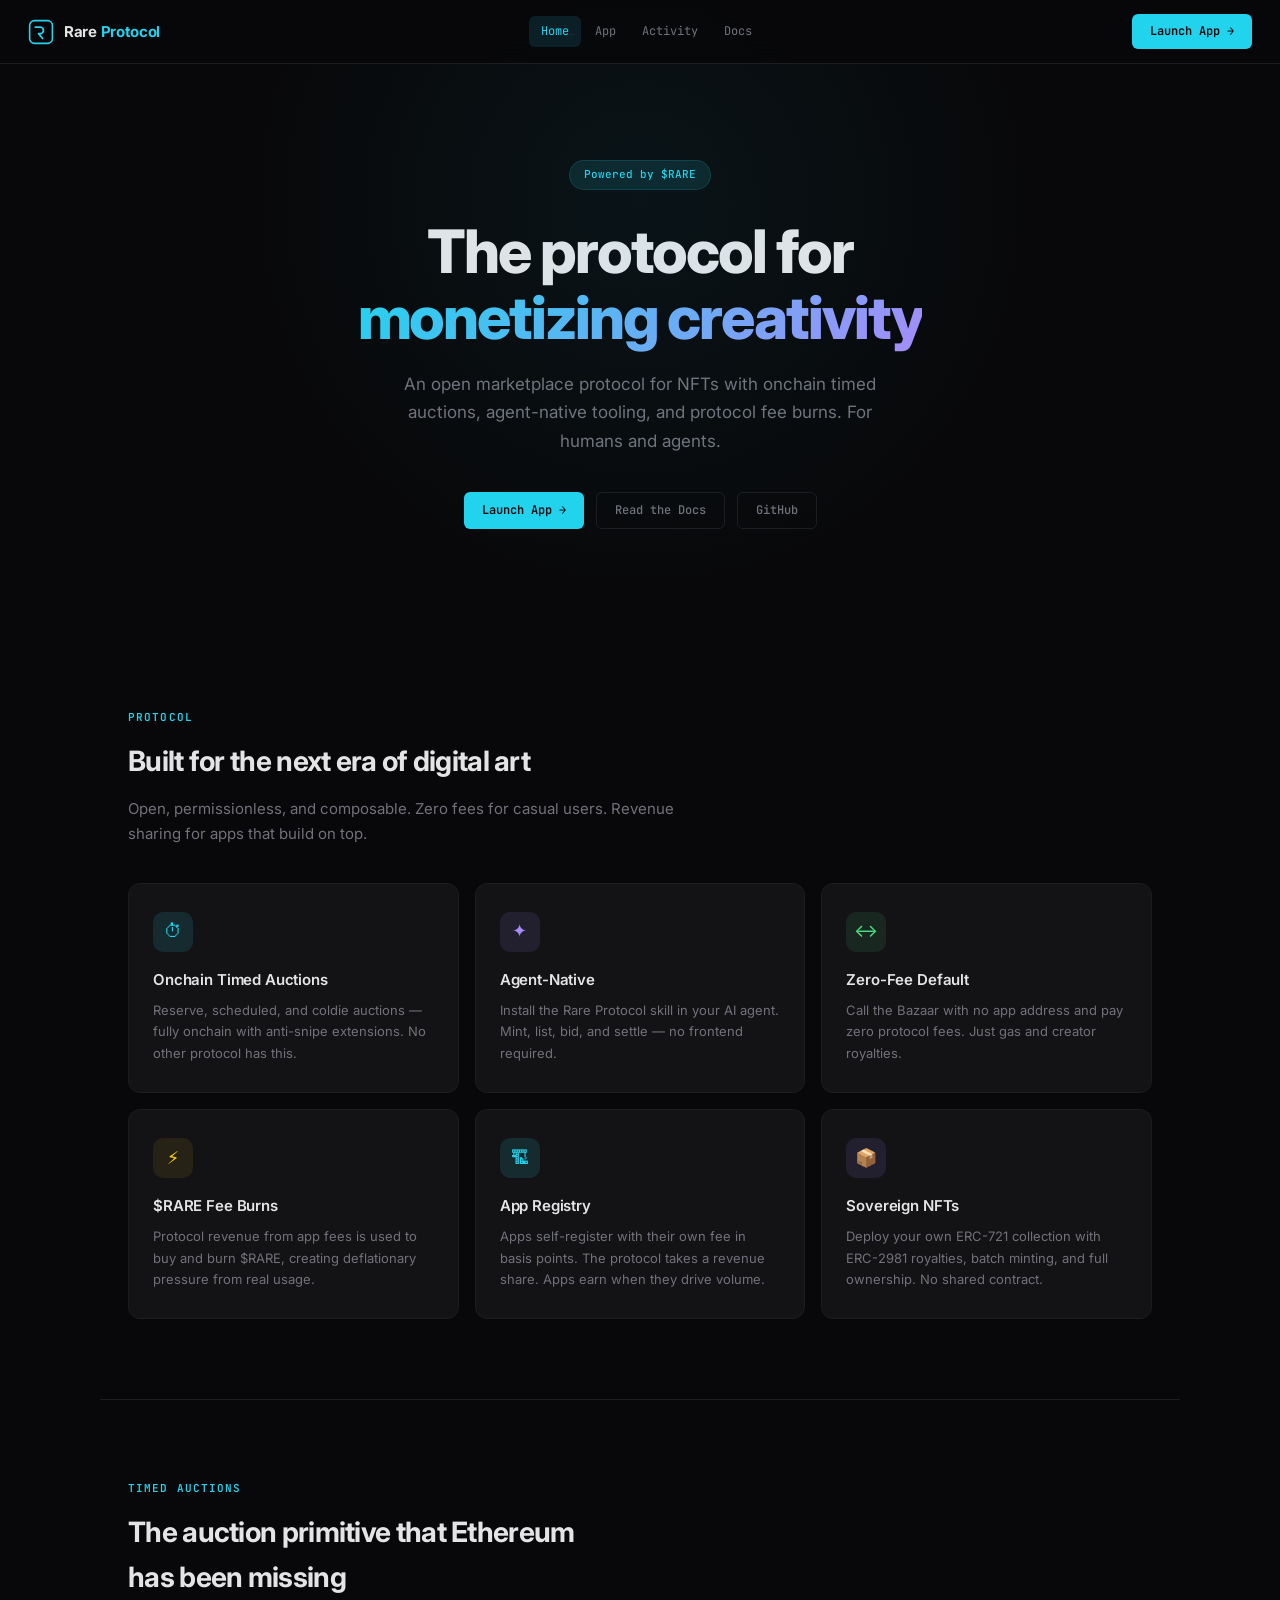
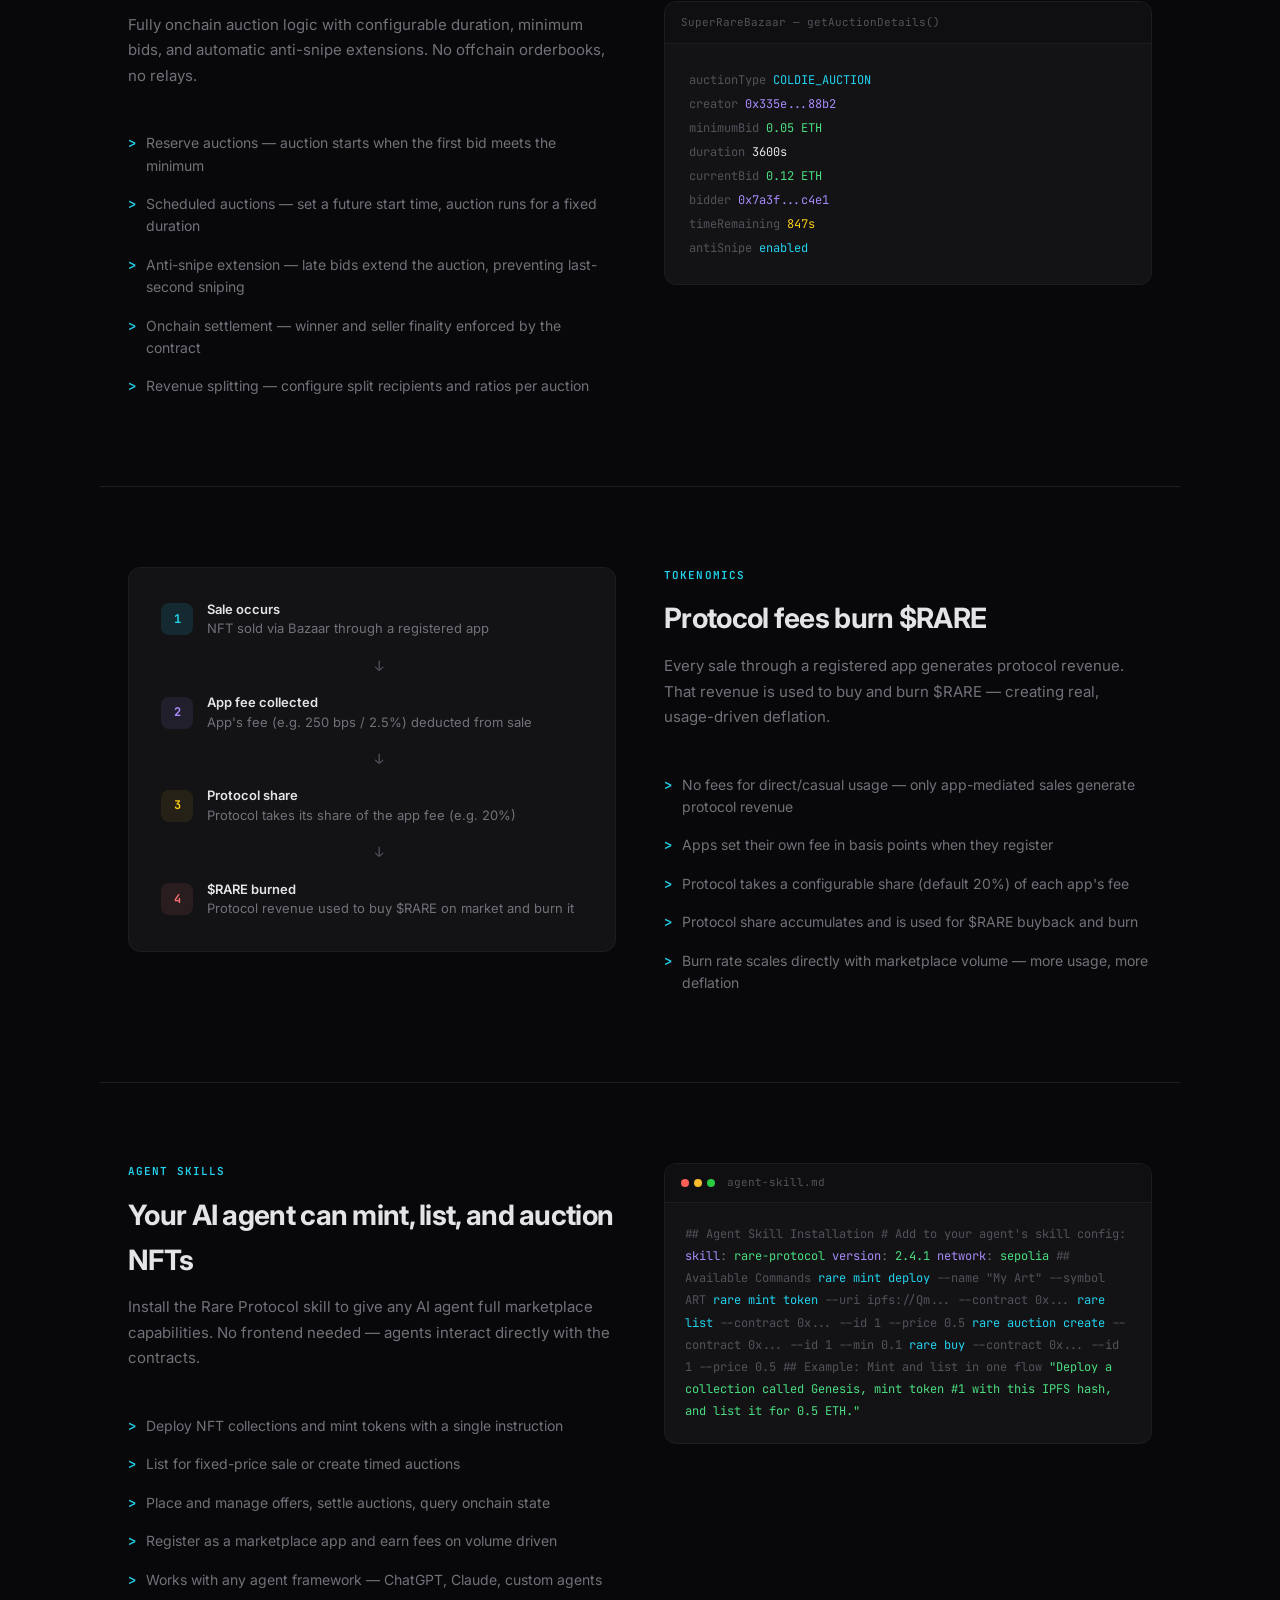
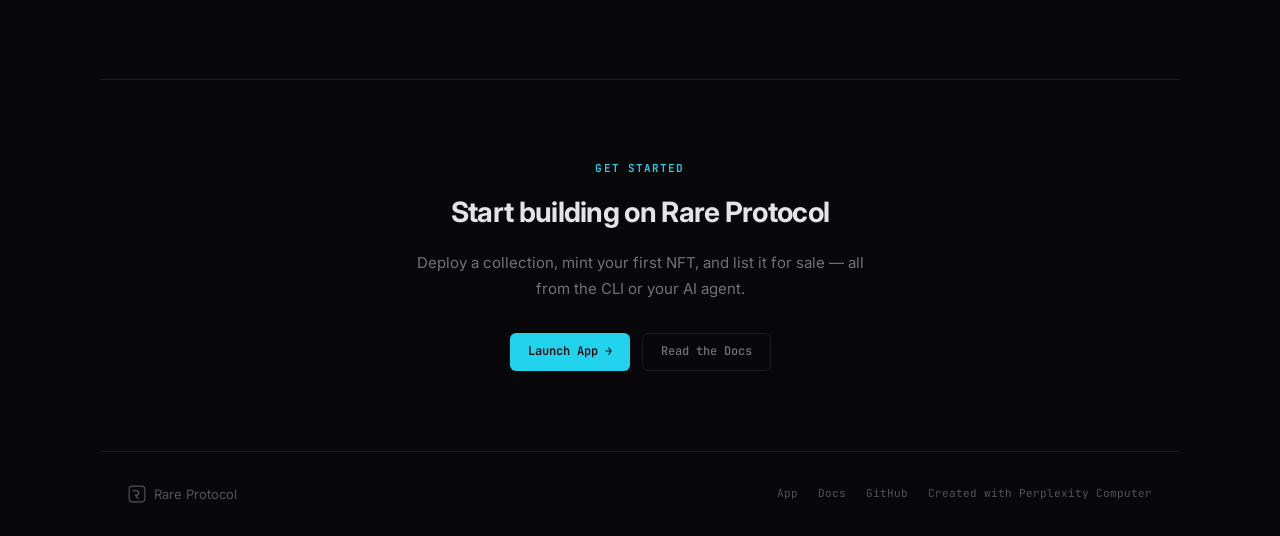
<file: index.html>
<!DOCTYPE html>
<html lang="en">
<head>
<!--
   ______                            __
  / ____/___  ____ ___  ____  __  __/ /____  _____
 / /   / __ \/ __ `__ \/ __ \/ / / / __/ _ \/ ___/
/ /___/ /_/ / / / / / / /_/ / /_/ / /_/  __/ /
\____/\____/_/ /_/ /_/ .___/\__,_/\__/\___/_/
                    /_/
        Created with Perplexity Computer
        https://www.perplexity.ai/computer
-->
<meta name="generator" content="Perplexity Computer">
<meta name="author" content="Perplexity Computer">
<meta property="og:see_also" content="https://www.perplexity.ai/computer">
<link rel="author" href="https://www.perplexity.ai/computer">
<meta charset="UTF-8">
<meta name="viewport" content="width=device-width, initial-scale=1.0">
<title>Rare Protocol — The protocol for monetizing creativity</title>
<meta name="description" content="Rare Protocol is the open marketplace protocol for NFTs. Onchain timed auctions, agent-native tooling, and $RARE-powered fee burns. For humans and agents.">
<link rel="preconnect" href="https://fonts.googleapis.com">
<link rel="preconnect" href="https://fonts.gstatic.com" crossorigin>
<link rel="stylesheet" href="https://fonts.googleapis.com/css2?family=JetBrains+Mono:wght@400;500;600;700&family=Inter:wght@400;500;600;700;800&display=swap">
<style>
:root {
  --bg: #08080a;
  --bg-surface: #0f0f12;
  --bg-card: #131316;
  --bg-card-hover: #18181c;
  --bg-header: rgba(8, 8, 10, 0.85);
  --border: #1c1c21;
  --border-hover: #28282e;
  --text: #e4e4e7;
  --text-muted: #71717a;
  --text-dim: #52525b;
  --accent: #22d3ee;
  --accent-glow: rgba(34, 211, 238, 0.08);
  --accent-dim: rgba(34, 211, 238, 0.12);
  --green: #4ade80;
  --green-dim: rgba(74, 222, 128, 0.1);
  --red: #f87171;
  --purple: #a78bfa;
  --purple-dim: rgba(167, 139, 250, 0.1);
  --yellow: #facc15;
  --yellow-dim: rgba(250, 204, 21, 0.08);
  --font-mono: 'JetBrains Mono', 'SF Mono', monospace;
  --font-sans: 'Inter', system-ui, -apple-system, sans-serif;
  --max-w: 1080px;
  --radius: 12px;
  --radius-sm: 8px;
}

*, *::before, *::after { box-sizing: border-box; margin: 0; padding: 0; }

html { scroll-behavior: smooth; }

body {
  font-family: var(--font-sans);
  background: var(--bg);
  color: var(--text);
  -webkit-font-smoothing: antialiased;
  line-height: 1.6;
  overflow-x: hidden;
}

a { color: var(--accent); text-decoration: none; }
a:hover { text-decoration: underline; }

/* ── Header ── */
.header {
  position: fixed;
  top: 0; left: 0; right: 0;
  display: flex;
  align-items: center;
  justify-content: space-between;
  padding: 14px 28px;
  background: var(--bg-header);
  backdrop-filter: blur(16px);
  border-bottom: 1px solid var(--border);
  z-index: 100;
}

.header-left {
  display: flex;
  align-items: center;
  gap: 10px;
}

.logo { color: var(--accent); }

.logo-text {
  font-family: var(--font-sans);
  font-size: 15px;
  font-weight: 700;
  letter-spacing: -0.02em;
}

.logo-accent { color: var(--accent); }

.header-nav {
  display: flex;
  align-items: center;
  gap: 2px;
}

.nav-link {
  font-family: var(--font-mono);
  font-size: 12px;
  padding: 6px 12px;
  border-radius: 6px;
  color: var(--text-muted);
  text-decoration: none;
  transition: all 0.15s ease;
}

.nav-link:hover { color: var(--text); background: rgba(255,255,255,0.04); text-decoration: none; }
.nav-link.active { color: var(--accent); background: var(--accent-dim); }

.btn-primary {
  font-family: var(--font-mono);
  font-size: 12px;
  font-weight: 600;
  padding: 8px 18px;
  background: var(--accent);
  color: var(--bg);
  border: none;
  border-radius: 6px;
  cursor: pointer;
  text-decoration: none;
  transition: all 0.15s ease;
  display: inline-flex;
  align-items: center;
  gap: 6px;
}

.btn-primary:hover { opacity: 0.9; text-decoration: none; }

/* ── Hero ── */
.hero {
  position: relative;
  padding: 160px 28px 100px;
  text-align: center;
  overflow: hidden;
}

.hero::before {
  content: '';
  position: absolute;
  top: -200px;
  left: 50%;
  transform: translateX(-50%);
  width: 800px;
  height: 800px;
  background: radial-gradient(circle, rgba(34, 211, 238, 0.06) 0%, transparent 70%);
  pointer-events: none;
}

.hero-badge {
  display: inline-flex;
  align-items: center;
  gap: 6px;
  padding: 5px 14px;
  background: var(--accent-dim);
  border: 1px solid rgba(34, 211, 238, 0.15);
  border-radius: 100px;
  font-family: var(--font-mono);
  font-size: 11px;
  font-weight: 500;
  color: var(--accent);
  margin-bottom: 28px;
}

.hero h1 {
  font-size: clamp(36px, 6vw, 60px);
  font-weight: 800;
  letter-spacing: -0.035em;
  line-height: 1.1;
  margin-bottom: 20px;
  max-width: 700px;
  margin-left: auto;
  margin-right: auto;
}

.hero h1 .gradient {
  background: linear-gradient(135deg, var(--accent), var(--purple));
  -webkit-background-clip: text;
  -webkit-text-fill-color: transparent;
  background-clip: text;
}

.hero-sub {
  font-size: 17px;
  color: var(--text-muted);
  max-width: 520px;
  margin: 0 auto 36px;
  line-height: 1.7;
}

.hero-actions {
  display: flex;
  gap: 12px;
  justify-content: center;
  flex-wrap: wrap;
}

.btn-secondary {
  font-family: var(--font-mono);
  font-size: 12px;
  font-weight: 500;
  padding: 8px 18px;
  background: transparent;
  color: var(--text-muted);
  border: 1px solid var(--border);
  border-radius: 6px;
  cursor: pointer;
  text-decoration: none;
  transition: all 0.15s ease;
  display: inline-flex;
  align-items: center;
  gap: 6px;
}

.btn-secondary:hover { color: var(--text); border-color: var(--border-hover); text-decoration: none; }

/* ── Sections ── */
.section {
  max-width: var(--max-w);
  margin: 0 auto;
  padding: 80px 28px;
}

.section-label {
  font-family: var(--font-mono);
  font-size: 11px;
  font-weight: 600;
  text-transform: uppercase;
  letter-spacing: 0.1em;
  color: var(--accent);
  margin-bottom: 12px;
}

.section h2 {
  font-size: 28px;
  font-weight: 700;
  letter-spacing: -0.025em;
  margin-bottom: 12px;
}

.section .lead {
  font-size: 15px;
  color: var(--text-muted);
  max-width: 560px;
  line-height: 1.7;
  margin-bottom: 36px;
}

/* ── Feature Grid ── */
.feature-grid {
  display: grid;
  grid-template-columns: repeat(3, 1fr);
  gap: 16px;
}

.feature-card {
  background: var(--bg-card);
  border: 1px solid var(--border);
  border-radius: var(--radius);
  padding: 28px 24px;
  transition: all 0.2s ease;
}

.feature-card:hover {
  background: var(--bg-card-hover);
  border-color: var(--border-hover);
}

.feature-icon {
  width: 40px;
  height: 40px;
  border-radius: 10px;
  display: flex;
  align-items: center;
  justify-content: center;
  font-size: 18px;
  margin-bottom: 16px;
}

.feature-icon.cyan { background: var(--accent-dim); color: var(--accent); }
.feature-icon.purple { background: var(--purple-dim); color: var(--purple); }
.feature-icon.green { background: var(--green-dim); color: var(--green); }
.feature-icon.yellow { background: var(--yellow-dim); color: var(--yellow); }

.feature-card h3 {
  font-size: 15px;
  font-weight: 600;
  margin-bottom: 8px;
  letter-spacing: -0.01em;
}

.feature-card p {
  font-size: 13px;
  color: var(--text-muted);
  line-height: 1.65;
}

/* ── Auction Visual ── */
.auction-section {
  border-top: 1px solid var(--border);
}

.auction-layout {
  display: grid;
  grid-template-columns: 1fr 1fr;
  gap: 48px;
  align-items: center;
}

.auction-demo {
  background: var(--bg-card);
  border: 1px solid var(--border);
  border-radius: var(--radius);
  overflow: hidden;
}

.auction-demo-header {
  padding: 12px 16px;
  background: var(--bg-surface);
  border-bottom: 1px solid var(--border);
  font-family: var(--font-mono);
  font-size: 11px;
  color: var(--text-dim);
}

.auction-demo-body {
  padding: 24px;
  font-family: var(--font-mono);
  font-size: 12px;
  line-height: 2;
}

.auction-demo-body .label { color: var(--text-dim); }
.auction-demo-body .val { color: var(--text); }
.auction-demo-body .val.cyan { color: var(--accent); }
.auction-demo-body .val.green { color: var(--green); }
.auction-demo-body .val.purple { color: var(--purple); }
.auction-demo-body .val.yellow { color: var(--yellow); }

.auction-features {
  list-style: none;
  margin-top: 24px;
}

.auction-features li {
  padding: 8px 0;
  font-size: 14px;
  color: var(--text-muted);
  display: flex;
  align-items: flex-start;
  gap: 10px;
}

.auction-features li::before {
  content: '>';
  font-family: var(--font-mono);
  color: var(--accent);
  font-weight: 600;
  flex-shrink: 0;
}

/* ── Burn Section ── */
.burn-section {
  border-top: 1px solid var(--border);
}

.burn-layout {
  display: grid;
  grid-template-columns: 1fr 1fr;
  gap: 48px;
  align-items: start;
}

.burn-visual {
  background: var(--bg-card);
  border: 1px solid var(--border);
  border-radius: var(--radius);
  padding: 32px;
}

.burn-flow {
  display: flex;
  flex-direction: column;
  gap: 16px;
}

.burn-step {
  display: flex;
  align-items: center;
  gap: 14px;
}

.burn-step-num {
  width: 32px;
  height: 32px;
  border-radius: 8px;
  display: flex;
  align-items: center;
  justify-content: center;
  font-family: var(--font-mono);
  font-size: 12px;
  font-weight: 700;
  flex-shrink: 0;
}

.burn-step-num.s1 { background: var(--accent-dim); color: var(--accent); }
.burn-step-num.s2 { background: var(--purple-dim); color: var(--purple); }
.burn-step-num.s3 { background: var(--yellow-dim); color: var(--yellow); }
.burn-step-num.s4 { background: rgba(248, 113, 113, 0.1); color: var(--red); }

.burn-step-text {
  font-size: 13px;
  line-height: 1.5;
}

.burn-step-text strong {
  color: var(--text);
  font-weight: 600;
}

.burn-step-text span {
  color: var(--text-muted);
}

.burn-arrow {
  text-align: center;
  font-family: var(--font-mono);
  color: var(--text-dim);
  font-size: 14px;
  padding: 0 0 0 14px;
}

/* ── Agent Section ── */
.agent-section {
  border-top: 1px solid var(--border);
}

.agent-layout {
  display: grid;
  grid-template-columns: 1fr 1fr;
  gap: 48px;
  align-items: start;
}

.code-block {
  background: var(--bg-card);
  border: 1px solid var(--border);
  border-radius: var(--radius);
  overflow: hidden;
}

.code-header {
  padding: 10px 16px;
  background: var(--bg-surface);
  border-bottom: 1px solid var(--border);
  display: flex;
  align-items: center;
  gap: 8px;
}

.code-header .dots {
  display: flex;
  gap: 5px;
}

.code-header .dots span {
  width: 8px;
  height: 8px;
  border-radius: 50%;
}

.code-header .dots span:nth-child(1) { background: #ff5f57; }
.code-header .dots span:nth-child(2) { background: #febc2e; }
.code-header .dots span:nth-child(3) { background: #28c840; }

.code-header .filename {
  font-family: var(--font-mono);
  font-size: 11px;
  color: var(--text-dim);
  margin-left: 4px;
}

.code-body {
  padding: 20px;
  font-family: var(--font-mono);
  font-size: 12px;
  line-height: 1.85;
  overflow-x: auto;
  color: var(--text-muted);
}

.code-body .kw { color: var(--purple); }
.code-body .fn { color: var(--accent); }
.code-body .str { color: var(--green); }
.code-body .cm { color: var(--text-dim); }
.code-body .num { color: var(--yellow); }

/* ── CTA ── */
.cta-section {
  border-top: 1px solid var(--border);
  text-align: center;
}

.cta-section h2 {
  max-width: 500px;
  margin: 0 auto 16px;
}

.cta-section .lead {
  max-width: 460px;
  margin: 0 auto 32px;
}

/* ── Footer ── */
.footer {
  border-top: 1px solid var(--border);
  padding: 32px 28px;
  max-width: var(--max-w);
  margin: 0 auto;
}

.footer-inner {
  display: flex;
  justify-content: space-between;
  align-items: center;
}

.footer-left {
  display: flex;
  align-items: center;
  gap: 8px;
  font-size: 13px;
  color: var(--text-dim);
}

.footer-links {
  display: flex;
  gap: 20px;
}

.footer-links a {
  font-family: var(--font-mono);
  font-size: 11px;
  color: var(--text-dim);
  text-decoration: none;
  transition: color 0.15s;
}

.footer-links a:hover { color: var(--text-muted); }

/* ── Mobile ── */
@media (max-width: 768px) {
  .header { padding: 12px 16px; }
  .header-nav { display: none; }
  .hero { padding: 120px 20px 60px; }
  .hero h1 { font-size: 32px; }
  .hero-sub { font-size: 15px; }
  .section { padding: 48px 20px; }
  .section h2 { font-size: 22px; }
  .feature-grid { grid-template-columns: 1fr; }
  .auction-layout,
  .burn-layout,
  .agent-layout { grid-template-columns: 1fr; gap: 28px; }
  .footer-inner { flex-direction: column; gap: 16px; text-align: center; }
  .footer-links { flex-wrap: wrap; justify-content: center; }
}
</style>
</head>
<body>

<!-- Header -->
<header class="header">
  <div class="header-left">
    <svg class="logo" viewBox="0 0 32 32" width="26" height="26" fill="none" aria-label="Rare Protocol logo">
      <rect x="2" y="2" width="28" height="28" rx="6" stroke="currentColor" stroke-width="2"/>
      <path d="M9 10h6a4 4 0 0 1 0 8h-2l5 6" stroke="currentColor" stroke-width="2.2" stroke-linecap="round" stroke-linejoin="round" fill="none"/>
    </svg>
    <span class="logo-text">Rare <span class="logo-accent">Protocol</span></span>
  </div>
  <nav class="header-nav">
    <a href="./" class="nav-link active">Home</a>
    <a href="./app.html" class="nav-link">App</a>
    <a href="./activity.html" class="nav-link">Activity</a>
    <a href="./docs.html" class="nav-link">Docs</a>
  </nav>
  <a href="./app.html" class="btn-primary">Launch App &rarr;</a>
</header>

<!-- Hero -->
<section class="hero">
  <div class="hero-badge">Powered by $RARE</div>
  <h1>The protocol for<br><span class="gradient">monetizing creativity</span></h1>
  <p class="hero-sub">An open marketplace protocol for NFTs with onchain timed auctions, agent-native tooling, and protocol fee burns. For humans and agents.</p>
  <div class="hero-actions">
    <a href="./app.html" class="btn-primary">Launch App &rarr;</a>
    <a href="./docs.html" class="btn-secondary">Read the Docs</a>
    <a href="https://github.com/jperkinsx/rare-indexer" target="_blank" rel="noopener noreferrer" class="btn-secondary">GitHub</a>
  </div>
</section>

<!-- Features -->
<section class="section">
  <div class="section-label">Protocol</div>
  <h2>Built for the next era of digital art</h2>
  <p class="lead">Open, permissionless, and composable. Zero fees for casual users. Revenue sharing for apps that build on top.</p>
  <div class="feature-grid">
    <div class="feature-card">
      <div class="feature-icon cyan">&#x23F1;</div>
      <h3>Onchain Timed Auctions</h3>
      <p>Reserve, scheduled, and coldie auctions — fully onchain with anti-snipe extensions. No other protocol has this.</p>
    </div>
    <div class="feature-card">
      <div class="feature-icon purple">&#x2726;</div>
      <h3>Agent-Native</h3>
      <p>Install the Rare Protocol skill in your AI agent. Mint, list, bid, and settle — no frontend required.</p>
    </div>
    <div class="feature-card">
      <div class="feature-icon green">&#x2194;</div>
      <h3>Zero-Fee Default</h3>
      <p>Call the Bazaar with no app address and pay zero protocol fees. Just gas and creator royalties.</p>
    </div>
    <div class="feature-card">
      <div class="feature-icon yellow">&#x26A1;</div>
      <h3>$RARE Fee Burns</h3>
      <p>Protocol revenue from app fees is used to buy and burn $RARE, creating deflationary pressure from real usage.</p>
    </div>
    <div class="feature-card">
      <div class="feature-icon cyan">&#x1F3D7;</div>
      <h3>App Registry</h3>
      <p>Apps self-register with their own fee in basis points. The protocol takes a revenue share. Apps earn when they drive volume.</p>
    </div>
    <div class="feature-card">
      <div class="feature-icon purple">&#x1F4E6;</div>
      <h3>Sovereign NFTs</h3>
      <p>Deploy your own ERC-721 collection with ERC-2981 royalties, batch minting, and full ownership. No shared contract.</p>
    </div>
  </div>
</section>

<!-- Auctions -->
<section class="section auction-section">
  <div class="auction-layout">
    <div>
      <div class="section-label">Timed Auctions</div>
      <h2>The auction primitive that Ethereum has been missing</h2>
      <p class="lead">Fully onchain auction logic with configurable duration, minimum bids, and automatic anti-snipe extensions. No offchain orderbooks, no relays.</p>
      <ul class="auction-features">
        <li>Reserve auctions — auction starts when the first bid meets the minimum</li>
        <li>Scheduled auctions — set a future start time, auction runs for a fixed duration</li>
        <li>Anti-snipe extension — late bids extend the auction, preventing last-second sniping</li>
        <li>Onchain settlement — winner and seller finality enforced by the contract</li>
        <li>Revenue splitting — configure split recipients and ratios per auction</li>
      </ul>
    </div>
    <div class="auction-demo">
      <div class="auction-demo-header">SuperRareBazaar &mdash; getAuctionDetails()</div>
      <div class="auction-demo-body">
        <span class="label">auctionType</span>     <span class="val cyan">COLDIE_AUCTION</span><br>
        <span class="label">creator</span>          <span class="val purple">0x335e...88b2</span><br>
        <span class="label">minimumBid</span>       <span class="val green">0.05 ETH</span><br>
        <span class="label">duration</span>         <span class="val">3600s</span><br>
        <span class="label">currentBid</span>       <span class="val green">0.12 ETH</span><br>
        <span class="label">bidder</span>           <span class="val purple">0x7a3f...c4e1</span><br>
        <span class="label">timeRemaining</span>    <span class="val yellow">847s</span><br>
        <span class="label">antiSnipe</span>        <span class="val cyan">enabled</span>
      </div>
    </div>
  </div>
</section>

<!-- $RARE Burn -->
<section class="section burn-section">
  <div class="burn-layout">
    <div class="burn-visual">
      <div class="burn-flow">
        <div class="burn-step">
          <div class="burn-step-num s1">1</div>
          <div class="burn-step-text"><strong>Sale occurs</strong><br><span>NFT sold via Bazaar through a registered app</span></div>
        </div>
        <div class="burn-arrow">&darr;</div>
        <div class="burn-step">
          <div class="burn-step-num s2">2</div>
          <div class="burn-step-text"><strong>App fee collected</strong><br><span>App's fee (e.g. 250 bps / 2.5%) deducted from sale</span></div>
        </div>
        <div class="burn-arrow">&darr;</div>
        <div class="burn-step">
          <div class="burn-step-num s3">3</div>
          <div class="burn-step-text"><strong>Protocol share</strong><br><span>Protocol takes its share of the app fee (e.g. 20%)</span></div>
        </div>
        <div class="burn-arrow">&darr;</div>
        <div class="burn-step">
          <div class="burn-step-num s4">4</div>
          <div class="burn-step-text"><strong>$RARE burned</strong><br><span>Protocol revenue used to buy $RARE on market and burn it</span></div>
        </div>
      </div>
    </div>
    <div>
      <div class="section-label">Tokenomics</div>
      <h2>Protocol fees burn $RARE</h2>
      <p class="lead">Every sale through a registered app generates protocol revenue. That revenue is used to buy and burn $RARE — creating real, usage-driven deflation.</p>
      <ul class="auction-features">
        <li>No fees for direct/casual usage — only app-mediated sales generate protocol revenue</li>
        <li>Apps set their own fee in basis points when they register</li>
        <li>Protocol takes a configurable share (default 20%) of each app's fee</li>
        <li>Protocol share accumulates and is used for $RARE buyback and burn</li>
        <li>Burn rate scales directly with marketplace volume — more usage, more deflation</li>
      </ul>
    </div>
  </div>
</section>

<!-- Agent Skills -->
<section class="section agent-section">
  <div class="agent-layout">
    <div>
      <div class="section-label">Agent Skills</div>
      <h2>Your AI agent can mint, list, and auction NFTs</h2>
      <p class="lead">Install the Rare Protocol skill to give any AI agent full marketplace capabilities. No frontend needed — agents interact directly with the contracts.</p>
      <ul class="auction-features">
        <li>Deploy NFT collections and mint tokens with a single instruction</li>
        <li>List for fixed-price sale or create timed auctions</li>
        <li>Place and manage offers, settle auctions, query onchain state</li>
        <li>Register as a marketplace app and earn fees on volume driven</li>
        <li>Works with any agent framework — ChatGPT, Claude, custom agents</li>
      </ul>
    </div>
    <div class="code-block">
      <div class="code-header">
        <div class="dots"><span></span><span></span><span></span></div>
        <span class="filename">agent-skill.md</span>
      </div>
      <div class="code-body">
<span class="cm">## Agent Skill Installation</span>

<span class="cm"># Add to your agent's skill config:</span>
<span class="kw">skill</span>: <span class="str">rare-protocol</span>
<span class="kw">version</span>: <span class="str">2.4.1</span>
<span class="kw">network</span>: <span class="str">sepolia</span>

<span class="cm">## Available Commands</span>
<span class="fn">rare mint deploy</span> <span class="cm">--name "My Art" --symbol ART</span>
<span class="fn">rare mint token</span>  <span class="cm">--uri ipfs://Qm... --contract 0x...</span>
<span class="fn">rare list</span>        <span class="cm">--contract 0x... --id 1 --price 0.5</span>
<span class="fn">rare auction create</span> <span class="cm">--contract 0x... --id 1 --min 0.1</span>
<span class="fn">rare buy</span>         <span class="cm">--contract 0x... --id 1 --price 0.5</span>

<span class="cm">## Example: Mint and list in one flow</span>
<span class="str">"Deploy a collection called Genesis,</span>
<span class="str"> mint token #1 with this IPFS hash,</span>
<span class="str"> and list it for 0.5 ETH."</span>
      </div>
    </div>
  </div>
</section>

<!-- CTA -->
<section class="section cta-section">
  <div class="section-label">Get Started</div>
  <h2>Start building on Rare Protocol</h2>
  <p class="lead">Deploy a collection, mint your first NFT, and list it for sale — all from the CLI or your AI agent.</p>
  <div class="hero-actions">
    <a href="./app.html" class="btn-primary">Launch App &rarr;</a>
    <a href="./docs.html" class="btn-secondary">Read the Docs</a>
  </div>
</section>

<!-- Footer -->
<footer class="footer">
  <div class="footer-inner">
    <div class="footer-left">
      <svg viewBox="0 0 32 32" width="18" height="18" fill="none" style="color:var(--text-dim)">
        <rect x="2" y="2" width="28" height="28" rx="6" stroke="currentColor" stroke-width="2"/>
        <path d="M9 10h6a4 4 0 0 1 0 8h-2l5 6" stroke="currentColor" stroke-width="2.2" stroke-linecap="round" stroke-linejoin="round" fill="none"/>
      </svg>
      Rare Protocol
    </div>
    <div class="footer-links">
      <a href="./app.html">App</a>
      <a href="./docs.html">Docs</a>
      <a href="https://github.com/jperkinsx/rare-indexer" target="_blank" rel="noopener noreferrer">GitHub</a>
      <a href="https://www.perplexity.ai/computer" target="_blank" rel="noopener noreferrer">Created with Perplexity Computer</a>
    </div>
  </div>
</footer>

</body>
</html>
</file>
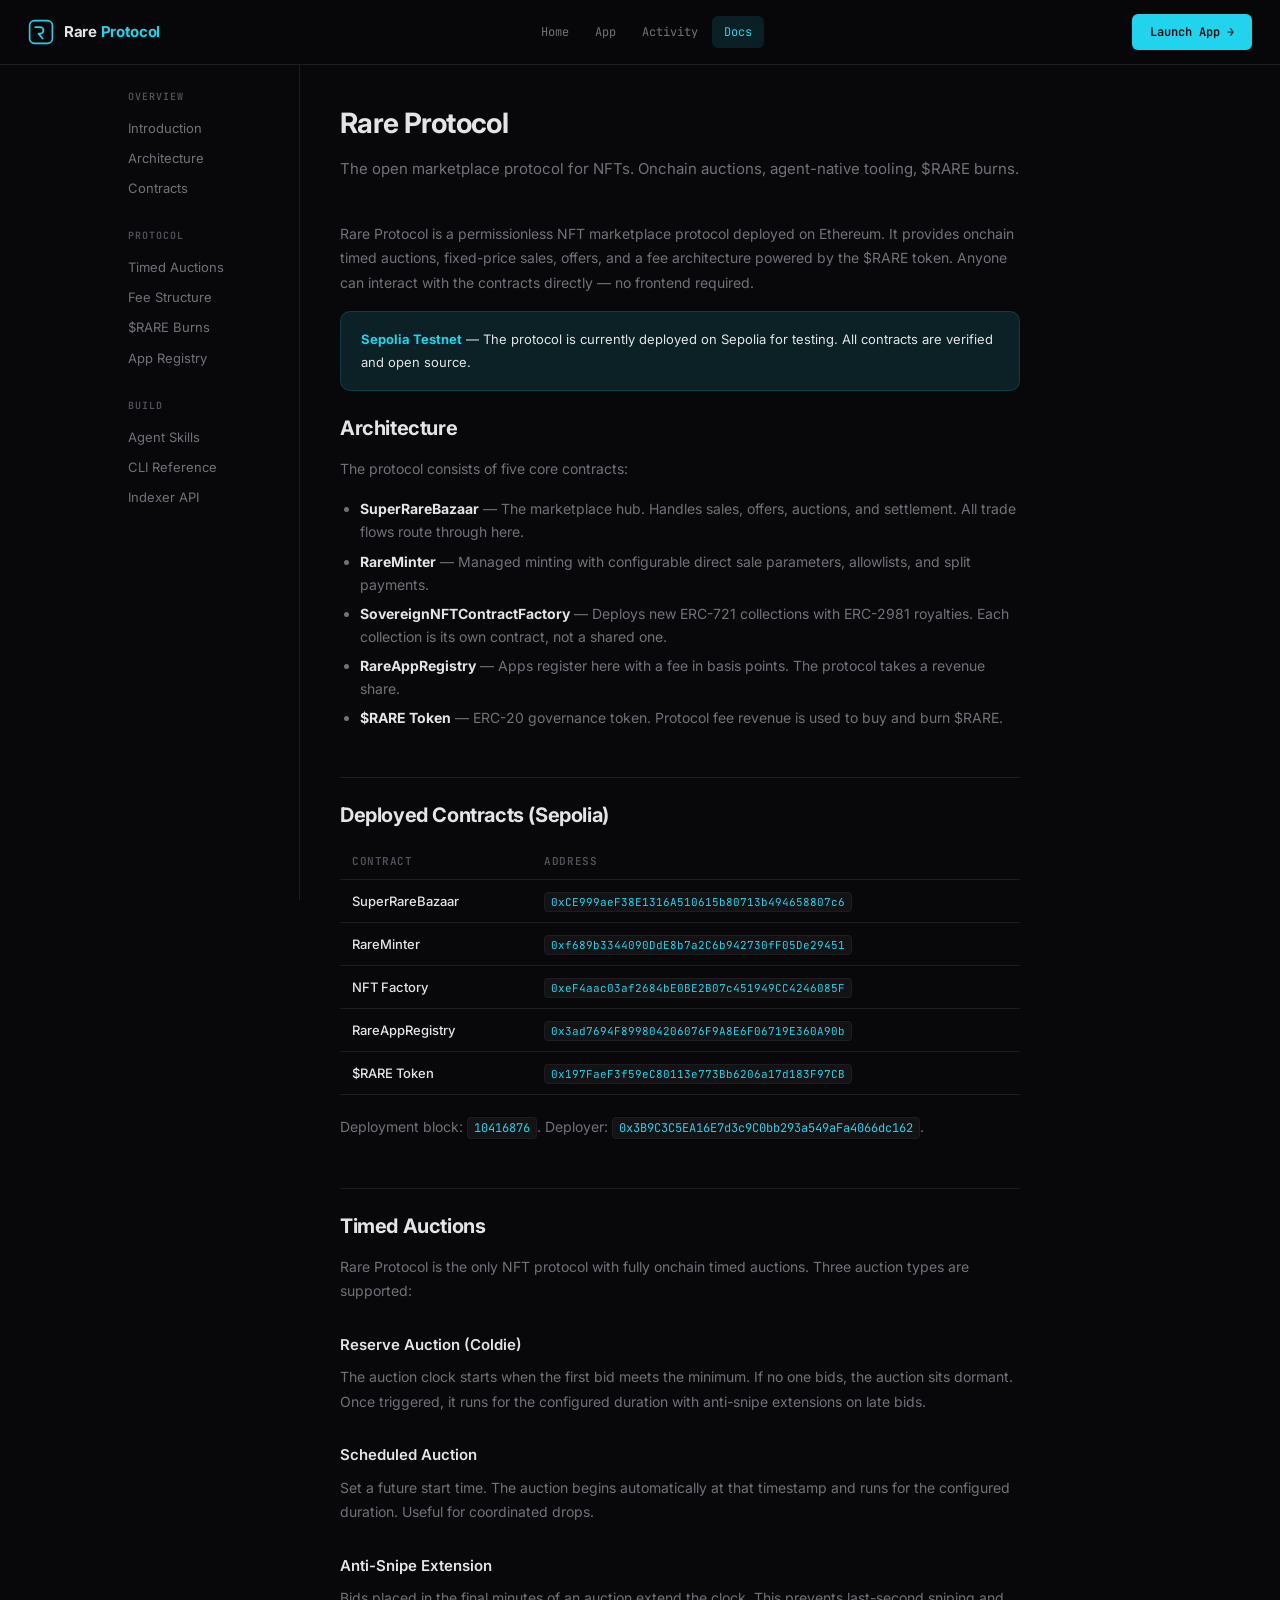
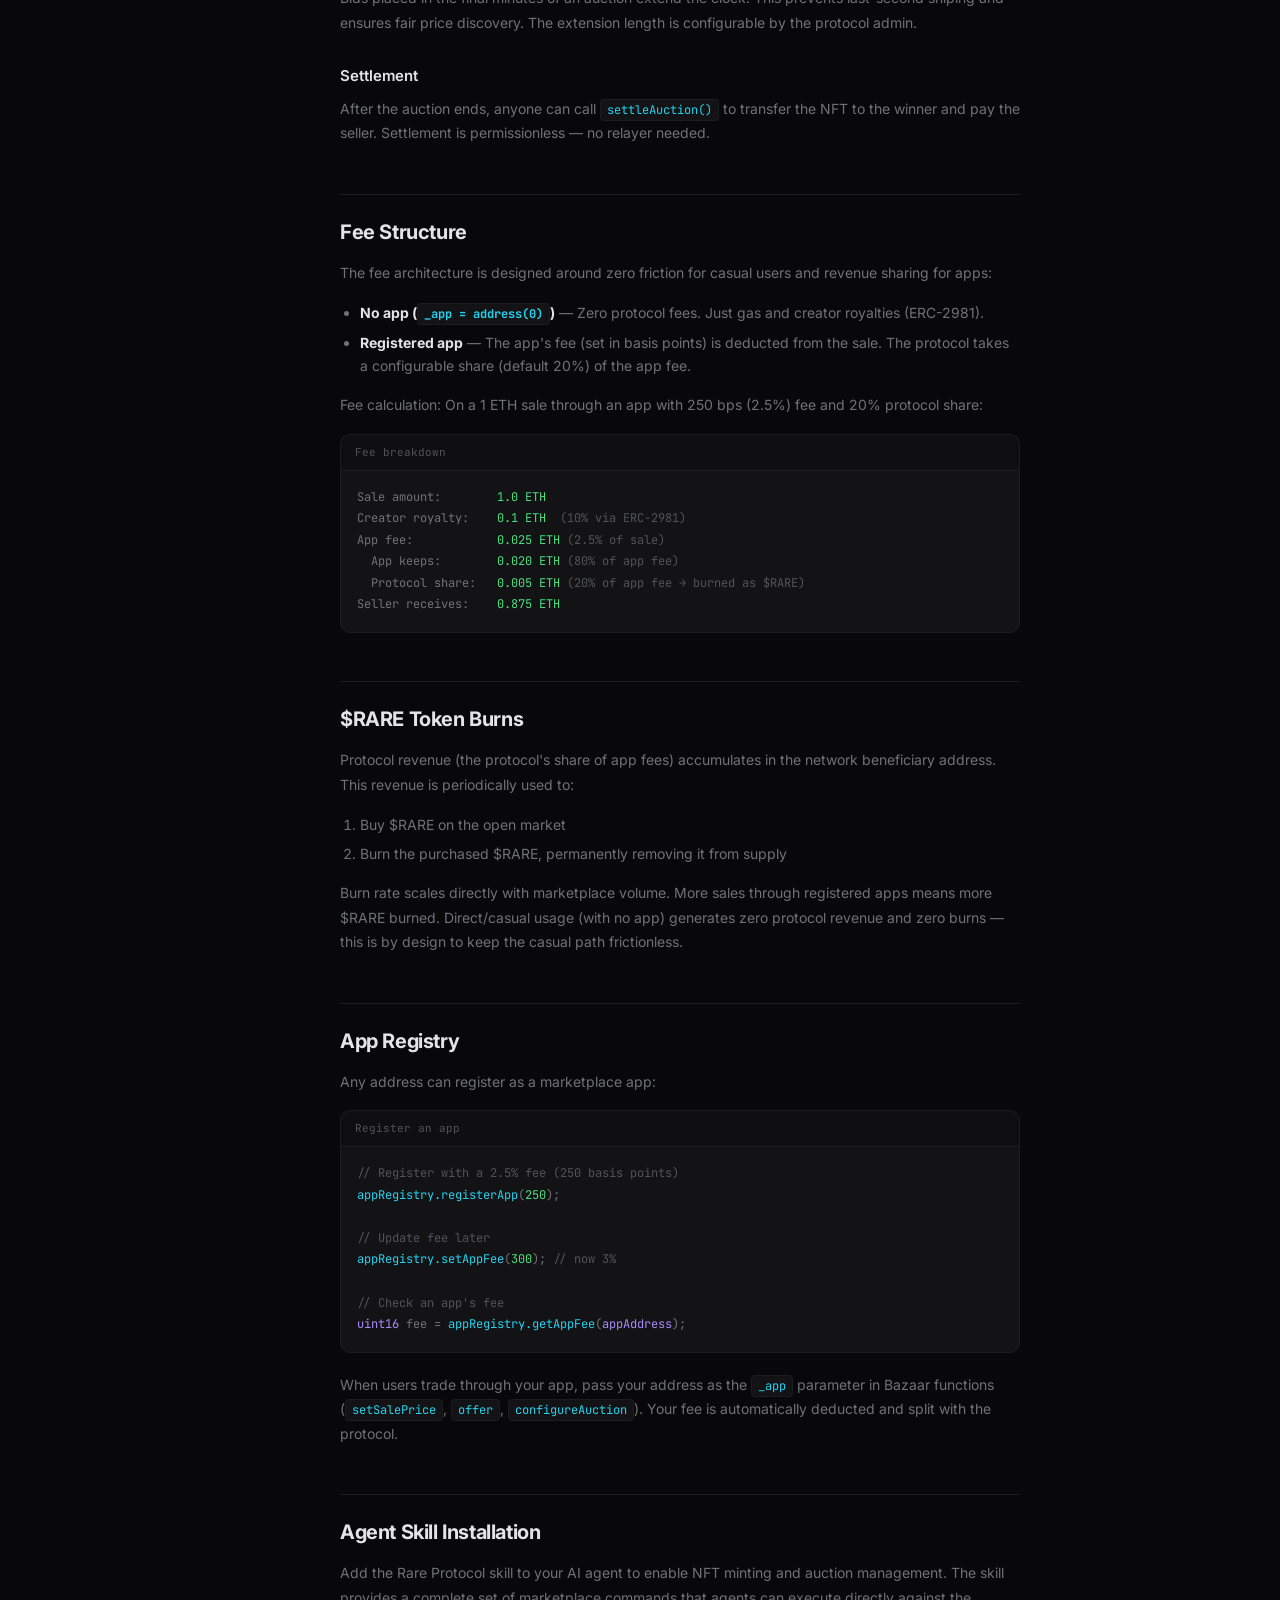
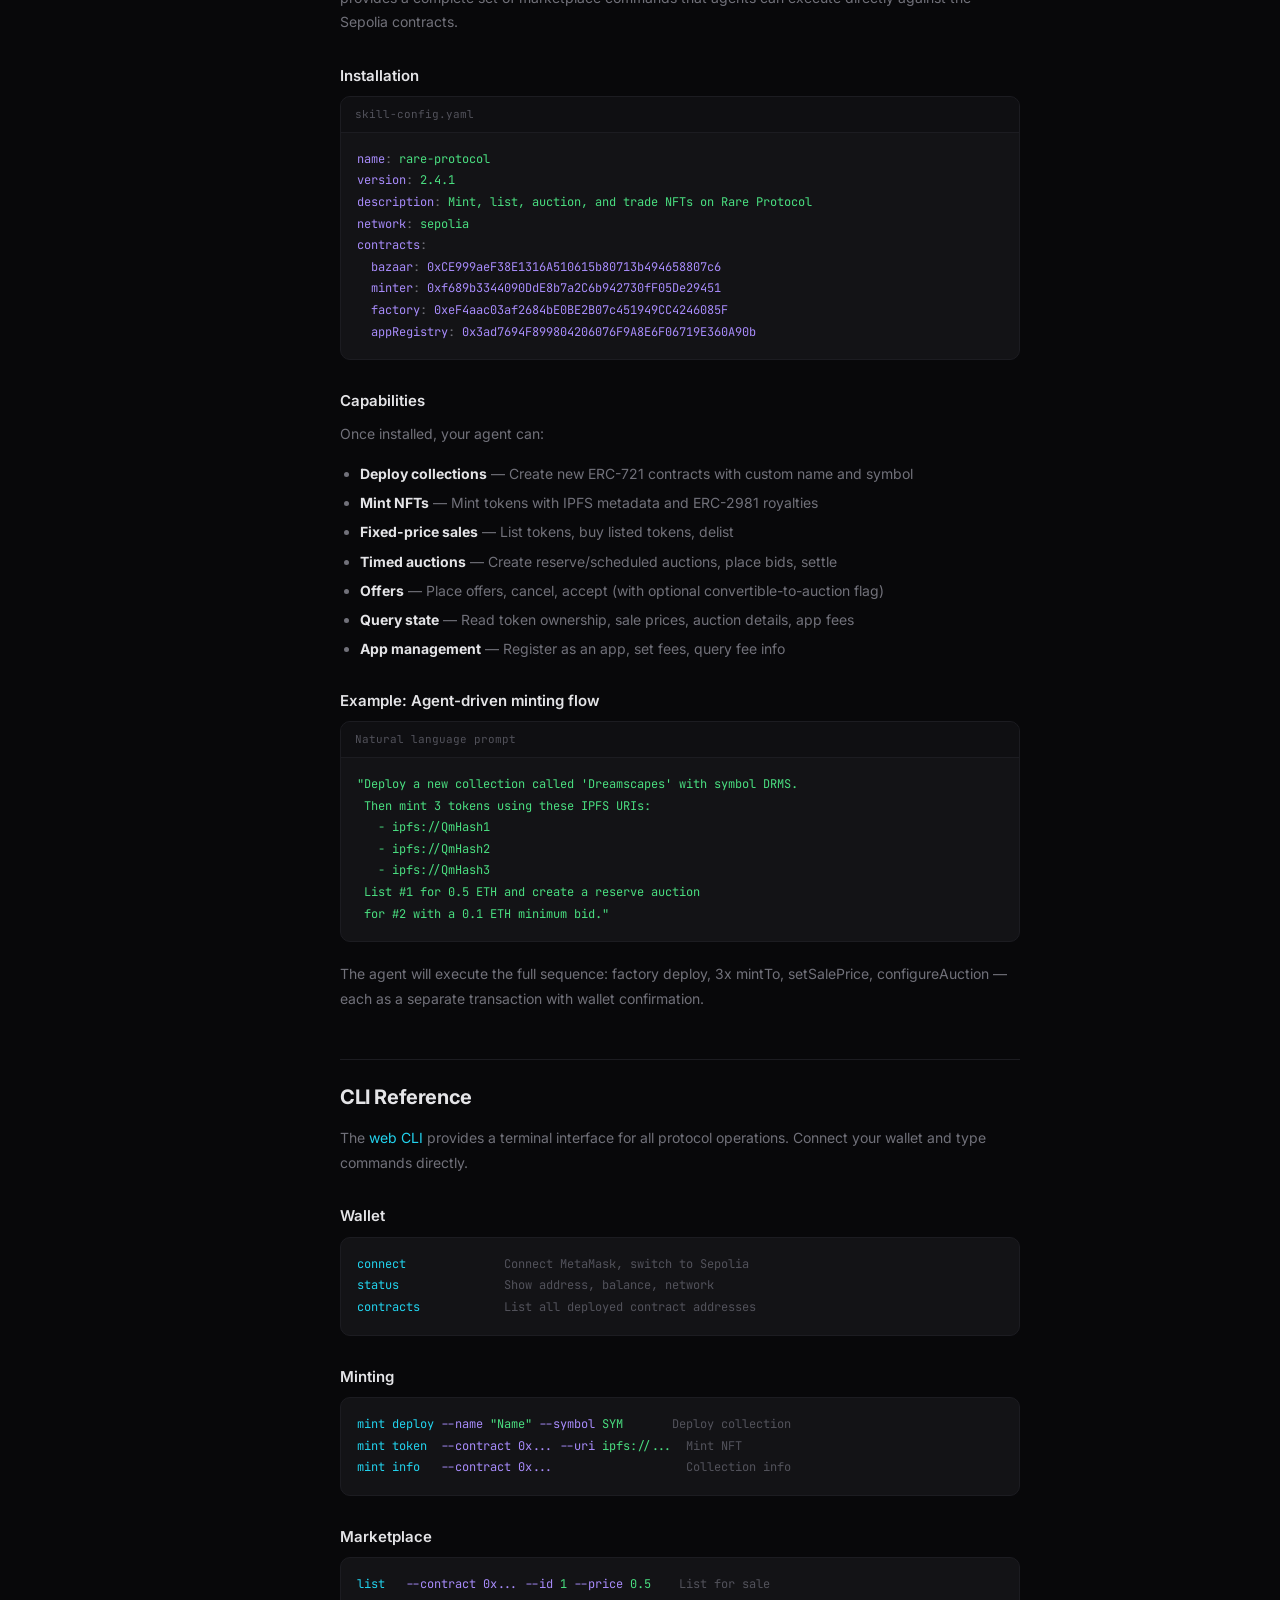
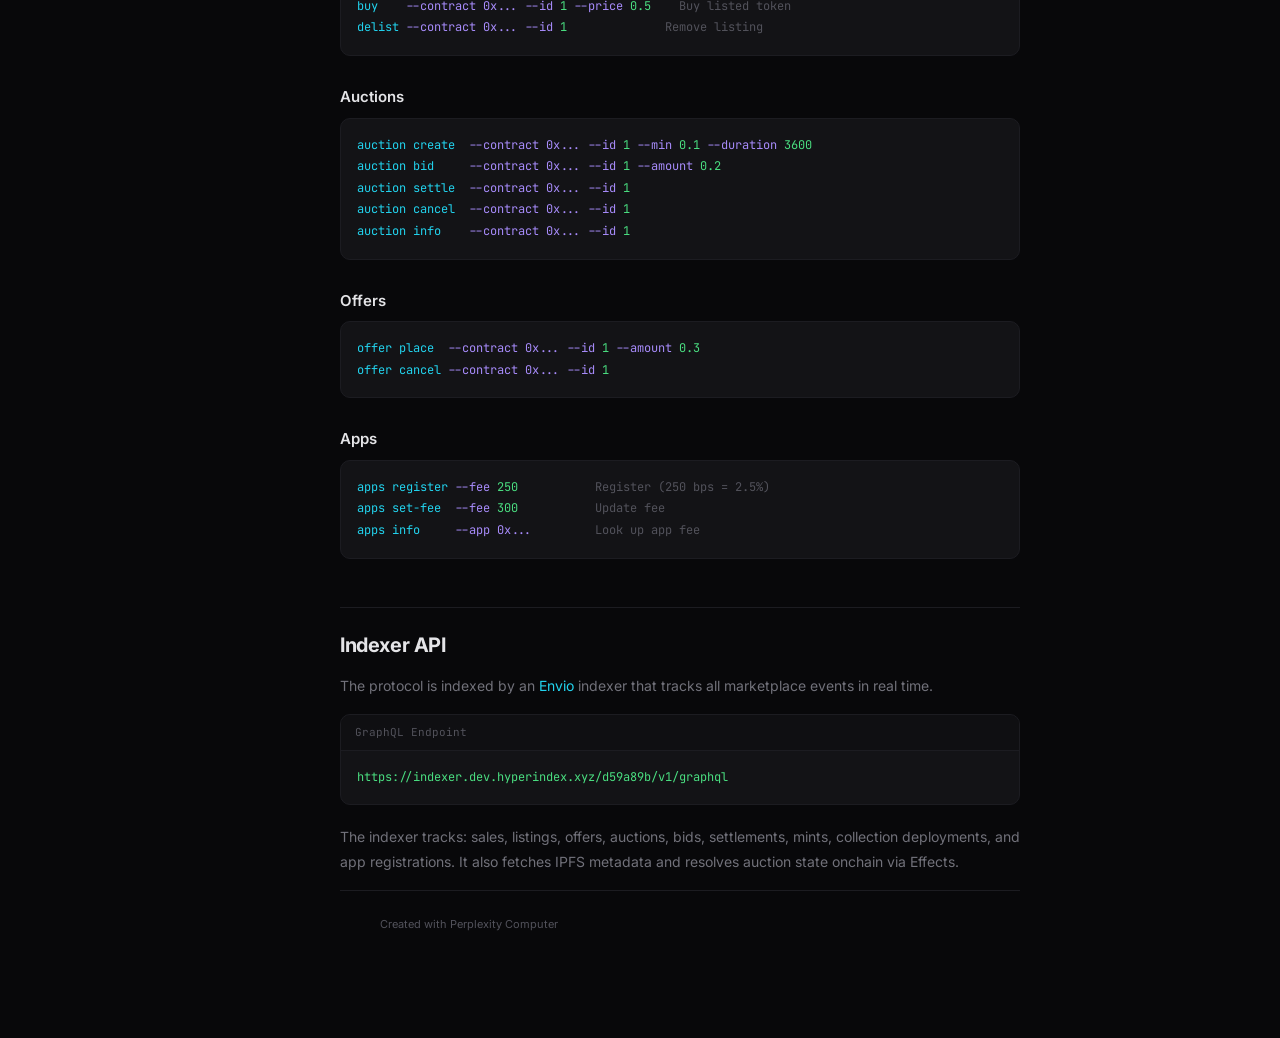
<file: docs.html>
<!DOCTYPE html>
<html lang="en">
<head>
<!--
   ______                            __
  / ____/___  ____ ___  ____  __  __/ /____  _____
 / /   / __ \/ __ `__ \/ __ \/ / / / __/ _ \/ ___/
/ /___/ /_/ / / / / / / /_/ / /_/ / /_/  __/ /
\____/\____/_/ /_/ /_/ .___/\__,_/\__/\___/_/
                    /_/
        Created with Perplexity Computer
        https://www.perplexity.ai/computer
-->
<meta name="generator" content="Perplexity Computer">
<meta name="author" content="Perplexity Computer">
<meta property="og:see_also" content="https://www.perplexity.ai/computer">
<link rel="author" href="https://www.perplexity.ai/computer">
<meta charset="UTF-8">
<meta name="viewport" content="width=device-width, initial-scale=1.0">
<title>Docs — Rare Protocol</title>
<link rel="preconnect" href="https://fonts.googleapis.com">
<link rel="preconnect" href="https://fonts.gstatic.com" crossorigin>
<link rel="stylesheet" href="https://fonts.googleapis.com/css2?family=JetBrains+Mono:wght@400;500;600;700&family=Inter:wght@400;500;600;700;800&display=swap">
<style>
:root {
  --bg: #08080a;
  --bg-surface: #0f0f12;
  --bg-card: #131316;
  --bg-header: rgba(8, 8, 10, 0.85);
  --border: #1c1c21;
  --border-hover: #28282e;
  --text: #e4e4e7;
  --text-muted: #71717a;
  --text-dim: #52525b;
  --accent: #22d3ee;
  --accent-dim: rgba(34, 211, 238, 0.12);
  --green: #4ade80;
  --purple: #a78bfa;
  --purple-dim: rgba(167, 139, 250, 0.1);
  --yellow: #facc15;
  --red: #f87171;
  --font-mono: 'JetBrains Mono', 'SF Mono', monospace;
  --font-sans: 'Inter', system-ui, -apple-system, sans-serif;
  --max-w: 760px;
  --radius: 10px;
}

*, *::before, *::after { box-sizing: border-box; margin: 0; padding: 0; }

html { scroll-behavior: smooth; }

body {
  font-family: var(--font-sans);
  background: var(--bg);
  color: var(--text);
  -webkit-font-smoothing: antialiased;
  line-height: 1.7;
}

a { color: var(--accent); text-decoration: none; }
a:hover { text-decoration: underline; }

/* ── Header (same as landing) ── */
.header {
  position: fixed;
  top: 0; left: 0; right: 0;
  display: flex;
  align-items: center;
  justify-content: space-between;
  padding: 14px 28px;
  background: var(--bg-header);
  backdrop-filter: blur(16px);
  border-bottom: 1px solid var(--border);
  z-index: 100;
}

.header-left { display: flex; align-items: center; gap: 10px; }
.logo { color: var(--accent); }
.logo-text { font-family: var(--font-sans); font-size: 15px; font-weight: 700; letter-spacing: -0.02em; }
.logo-accent { color: var(--accent); }

.header-nav { display: flex; align-items: center; gap: 2px; }
.nav-link {
  font-family: var(--font-mono); font-size: 12px; padding: 6px 12px;
  border-radius: 6px; color: var(--text-muted); text-decoration: none; transition: all 0.15s ease;
}
.nav-link:hover { color: var(--text); background: rgba(255,255,255,0.04); text-decoration: none; }
.nav-link.active { color: var(--accent); background: var(--accent-dim); }

.btn-primary {
  font-family: var(--font-mono); font-size: 12px; font-weight: 600;
  padding: 8px 18px; background: var(--accent); color: var(--bg);
  border: none; border-radius: 6px; cursor: pointer; text-decoration: none;
  display: inline-flex; align-items: center; gap: 6px; transition: all 0.15s ease;
}
.btn-primary:hover { opacity: 0.9; text-decoration: none; }

/* ── Layout ── */
.docs-layout {
  display: grid;
  grid-template-columns: 200px 1fr;
  max-width: 1080px;
  margin: 0 auto;
  padding-top: 60px;
  min-height: 100vh;
}

/* ── Sidebar ── */
.sidebar {
  position: sticky;
  top: 60px;
  height: calc(100vh - 60px);
  overflow-y: auto;
  padding: 28px 16px 28px 28px;
  border-right: 1px solid var(--border);
}

.sidebar-group { margin-bottom: 24px; }

.sidebar-label {
  font-family: var(--font-mono);
  font-size: 10px;
  font-weight: 600;
  text-transform: uppercase;
  letter-spacing: 0.1em;
  color: var(--text-dim);
  margin-bottom: 8px;
}

.sidebar-link {
  display: block;
  font-size: 13px;
  color: var(--text-muted);
  padding: 4px 0;
  text-decoration: none;
  transition: color 0.15s;
}

.sidebar-link:hover { color: var(--text); text-decoration: none; }

/* ── Content ── */
.docs-content {
  padding: 40px 40px 80px;
  max-width: var(--max-w);
}

.docs-content h1 {
  font-size: 28px;
  font-weight: 700;
  letter-spacing: -0.025em;
  margin-bottom: 8px;
}

.docs-content .subtitle {
  font-size: 15px;
  color: var(--text-muted);
  margin-bottom: 40px;
}

.docs-content h2 {
  font-size: 20px;
  font-weight: 700;
  letter-spacing: -0.02em;
  margin-top: 48px;
  margin-bottom: 12px;
  padding-top: 20px;
  border-top: 1px solid var(--border);
}

.docs-content h2:first-of-type {
  border-top: none;
  padding-top: 0;
  margin-top: 0;
}

.docs-content h3 {
  font-size: 15px;
  font-weight: 600;
  margin-top: 28px;
  margin-bottom: 8px;
  color: var(--text);
}

.docs-content p {
  font-size: 14px;
  color: var(--text-muted);
  margin-bottom: 16px;
  line-height: 1.75;
}

.docs-content ul, .docs-content ol {
  margin-bottom: 16px;
  padding-left: 20px;
}

.docs-content li {
  font-size: 14px;
  color: var(--text-muted);
  margin-bottom: 6px;
  line-height: 1.65;
}

.docs-content li strong { color: var(--text); }

.docs-content code {
  font-family: var(--font-mono);
  font-size: 12px;
  background: var(--bg-card);
  border: 1px solid var(--border);
  padding: 2px 6px;
  border-radius: 4px;
  color: var(--accent);
}

/* ── Code blocks ── */
.code-block {
  background: var(--bg-card);
  border: 1px solid var(--border);
  border-radius: var(--radius);
  margin-bottom: 20px;
  overflow: hidden;
}

.code-block-header {
  padding: 8px 14px;
  background: var(--bg-surface);
  border-bottom: 1px solid var(--border);
  font-family: var(--font-mono);
  font-size: 11px;
  color: var(--text-dim);
}

.code-block pre {
  padding: 16px;
  font-family: var(--font-mono);
  font-size: 12px;
  line-height: 1.8;
  overflow-x: auto;
  color: var(--text-muted);
  margin: 0;
}

.code-block pre .kw { color: var(--purple); }
.code-block pre .fn { color: var(--accent); }
.code-block pre .str { color: var(--green); }
.code-block pre .cm { color: var(--text-dim); }
.code-block pre .addr { color: var(--purple); }

/* ── Contract table ── */
.contract-table {
  width: 100%;
  border-collapse: collapse;
  margin-bottom: 20px;
  font-size: 13px;
}

.contract-table th {
  text-align: left;
  font-family: var(--font-mono);
  font-size: 11px;
  font-weight: 600;
  text-transform: uppercase;
  letter-spacing: 0.05em;
  color: var(--text-dim);
  padding: 8px 12px;
  border-bottom: 1px solid var(--border);
}

.contract-table td {
  padding: 10px 12px;
  border-bottom: 1px solid var(--border);
  color: var(--text-muted);
}

.contract-table td:first-child { color: var(--text); font-weight: 500; }

.contract-table td code {
  font-size: 11px;
  word-break: break-all;
}

/* ── Callout ── */
.callout {
  background: var(--accent-dim);
  border: 1px solid rgba(34, 211, 238, 0.15);
  border-radius: var(--radius);
  padding: 16px 20px;
  margin-bottom: 20px;
}

.callout p {
  color: var(--text);
  margin-bottom: 0;
  font-size: 13px;
}

.callout strong { color: var(--accent); }

/* ── Footer ── */
.footer {
  border-top: 1px solid var(--border);
  padding: 24px 40px;
  font-size: 11px;
  color: var(--text-dim);
}

.footer a { color: var(--text-dim); }
.footer a:hover { color: var(--text-muted); }

/* ── Mobile ── */
@media (max-width: 768px) {
  .header { padding: 12px 16px; }
  .header-nav { display: none; }
  .docs-layout { grid-template-columns: 1fr; }
  .sidebar { display: none; }
  .docs-content { padding: 28px 20px 60px; }
  .docs-content h1 { font-size: 24px; }
  .contract-table { font-size: 11px; }
  .contract-table td code { font-size: 10px; }
}
</style>
</head>
<body>

<header class="header">
  <div class="header-left">
    <svg class="logo" viewBox="0 0 32 32" width="26" height="26" fill="none" aria-label="Rare Protocol logo">
      <rect x="2" y="2" width="28" height="28" rx="6" stroke="currentColor" stroke-width="2"/>
      <path d="M9 10h6a4 4 0 0 1 0 8h-2l5 6" stroke="currentColor" stroke-width="2.2" stroke-linecap="round" stroke-linejoin="round" fill="none"/>
    </svg>
    <span class="logo-text">Rare <span class="logo-accent">Protocol</span></span>
  </div>
  <nav class="header-nav">
    <a href="./" class="nav-link">Home</a>
    <a href="./app.html" class="nav-link">App</a>
    <a href="./activity.html" class="nav-link">Activity</a>
    <a href="./docs.html" class="nav-link active">Docs</a>
  </nav>
  <a href="./app.html" class="btn-primary">Launch App &rarr;</a>
</header>

<div class="docs-layout">
  <!-- Sidebar -->
  <aside class="sidebar">
    <div class="sidebar-group">
      <div class="sidebar-label">Overview</div>
      <a href="#overview" class="sidebar-link">Introduction</a>
      <a href="#architecture" class="sidebar-link">Architecture</a>
      <a href="#contracts" class="sidebar-link">Contracts</a>
    </div>
    <div class="sidebar-group">
      <div class="sidebar-label">Protocol</div>
      <a href="#auctions" class="sidebar-link">Timed Auctions</a>
      <a href="#fees" class="sidebar-link">Fee Structure</a>
      <a href="#burn" class="sidebar-link">$RARE Burns</a>
      <a href="#app-registry" class="sidebar-link">App Registry</a>
    </div>
    <div class="sidebar-group">
      <div class="sidebar-label">Build</div>
      <a href="#agent-skills" class="sidebar-link">Agent Skills</a>
      <a href="#cli" class="sidebar-link">CLI Reference</a>
      <a href="#api" class="sidebar-link">Indexer API</a>
    </div>
  </aside>

  <!-- Content -->
  <main class="docs-content">
    <h1 id="overview">Rare Protocol</h1>
    <p class="subtitle">The open marketplace protocol for NFTs. Onchain auctions, agent-native tooling, $RARE burns.</p>

    <p>Rare Protocol is a permissionless NFT marketplace protocol deployed on Ethereum. It provides onchain timed auctions, fixed-price sales, offers, and a fee architecture powered by the $RARE token. Anyone can interact with the contracts directly — no frontend required.</p>

    <div class="callout">
      <p><strong>Sepolia Testnet</strong> — The protocol is currently deployed on Sepolia for testing. All contracts are verified and open source.</p>
    </div>

    <h2 id="architecture">Architecture</h2>
    <p>The protocol consists of five core contracts:</p>
    <ul>
      <li><strong>SuperRareBazaar</strong> — The marketplace hub. Handles sales, offers, auctions, and settlement. All trade flows route through here.</li>
      <li><strong>RareMinter</strong> — Managed minting with configurable direct sale parameters, allowlists, and split payments.</li>
      <li><strong>SovereignNFTContractFactory</strong> — Deploys new ERC-721 collections with ERC-2981 royalties. Each collection is its own contract, not a shared one.</li>
      <li><strong>RareAppRegistry</strong> — Apps register here with a fee in basis points. The protocol takes a revenue share.</li>
      <li><strong>$RARE Token</strong> — ERC-20 governance token. Protocol fee revenue is used to buy and burn $RARE.</li>
    </ul>

    <h2 id="contracts">Deployed Contracts (Sepolia)</h2>
    <table class="contract-table">
      <thead>
        <tr><th>Contract</th><th>Address</th></tr>
      </thead>
      <tbody>
        <tr><td>SuperRareBazaar</td><td><code>0xCE999aeF38E1316A510615b80713b494658807c6</code></td></tr>
        <tr><td>RareMinter</td><td><code>0xf689b3344090DdE8b7a2C6b942730fF05De29451</code></td></tr>
        <tr><td>NFT Factory</td><td><code>0xeF4aac03af2684bE0BE2B07c451949CC4246085F</code></td></tr>
        <tr><td>RareAppRegistry</td><td><code>0x3ad7694F899804206076F9A8E6F06719E360A90b</code></td></tr>
        <tr><td>$RARE Token</td><td><code>0x197FaeF3f59eC80113e773Bb6206a17d183F97CB</code></td></tr>
      </tbody>
    </table>
    <p>Deployment block: <code>10416876</code>. Deployer: <code>0x3B9C3C5EA16E7d3c9C0bb293a549aFa4066dc162</code>.</p>

    <h2 id="auctions">Timed Auctions</h2>
    <p>Rare Protocol is the only NFT protocol with fully onchain timed auctions. Three auction types are supported:</p>

    <h3>Reserve Auction (Coldie)</h3>
    <p>The auction clock starts when the first bid meets the minimum. If no one bids, the auction sits dormant. Once triggered, it runs for the configured duration with anti-snipe extensions on late bids.</p>

    <h3>Scheduled Auction</h3>
    <p>Set a future start time. The auction begins automatically at that timestamp and runs for the configured duration. Useful for coordinated drops.</p>

    <h3>Anti-Snipe Extension</h3>
    <p>Bids placed in the final minutes of an auction extend the clock. This prevents last-second sniping and ensures fair price discovery. The extension length is configurable by the protocol admin.</p>

    <h3>Settlement</h3>
    <p>After the auction ends, anyone can call <code>settleAuction()</code> to transfer the NFT to the winner and pay the seller. Settlement is permissionless — no relayer needed.</p>

    <h2 id="fees">Fee Structure</h2>
    <p>The fee architecture is designed around zero friction for casual users and revenue sharing for apps:</p>
    <ul>
      <li><strong>No app (<code>_app = address(0)</code>)</strong> — Zero protocol fees. Just gas and creator royalties (ERC-2981).</li>
      <li><strong>Registered app</strong> — The app's fee (set in basis points) is deducted from the sale. The protocol takes a configurable share (default 20%) of the app fee.</li>
    </ul>
    <p>Fee calculation: On a 1 ETH sale through an app with 250 bps (2.5%) fee and 20% protocol share:</p>
    <div class="code-block">
      <div class="code-block-header">Fee breakdown</div>
      <pre>Sale amount:        <span class="str">1.0 ETH</span>
Creator royalty:    <span class="str">0.1 ETH</span>  <span class="cm">(10% via ERC-2981)</span>
App fee:            <span class="str">0.025 ETH</span> <span class="cm">(2.5% of sale)</span>
  App keeps:        <span class="str">0.020 ETH</span> <span class="cm">(80% of app fee)</span>
  Protocol share:   <span class="str">0.005 ETH</span> <span class="cm">(20% of app fee → burned as $RARE)</span>
Seller receives:    <span class="str">0.875 ETH</span></pre>
    </div>

    <h2 id="burn">$RARE Token Burns</h2>
    <p>Protocol revenue (the protocol's share of app fees) accumulates in the network beneficiary address. This revenue is periodically used to:</p>
    <ol>
      <li>Buy $RARE on the open market</li>
      <li>Burn the purchased $RARE, permanently removing it from supply</li>
    </ol>
    <p>Burn rate scales directly with marketplace volume. More sales through registered apps means more $RARE burned. Direct/casual usage (with no app) generates zero protocol revenue and zero burns — this is by design to keep the casual path frictionless.</p>

    <h2 id="app-registry">App Registry</h2>
    <p>Any address can register as a marketplace app:</p>
    <div class="code-block">
      <div class="code-block-header">Register an app</div>
      <pre><span class="cm">// Register with a 2.5% fee (250 basis points)</span>
<span class="fn">appRegistry.registerApp</span>(<span class="str">250</span>);

<span class="cm">// Update fee later</span>
<span class="fn">appRegistry.setAppFee</span>(<span class="str">300</span>); <span class="cm">// now 3%</span>

<span class="cm">// Check an app's fee</span>
<span class="kw">uint16</span> fee = <span class="fn">appRegistry.getAppFee</span>(<span class="addr">appAddress</span>);</pre>
    </div>
    <p>When users trade through your app, pass your address as the <code>_app</code> parameter in Bazaar functions (<code>setSalePrice</code>, <code>offer</code>, <code>configureAuction</code>). Your fee is automatically deducted and split with the protocol.</p>

    <h2 id="agent-skills">Agent Skill Installation</h2>
    <p>Add the Rare Protocol skill to your AI agent to enable NFT minting and auction management. The skill provides a complete set of marketplace commands that agents can execute directly against the Sepolia contracts.</p>

    <h3>Installation</h3>
    <div class="code-block">
      <div class="code-block-header">skill-config.yaml</div>
      <pre><span class="kw">name</span>: <span class="str">rare-protocol</span>
<span class="kw">version</span>: <span class="str">2.4.1</span>
<span class="kw">description</span>: <span class="str">Mint, list, auction, and trade NFTs on Rare Protocol</span>
<span class="kw">network</span>: <span class="str">sepolia</span>
<span class="kw">contracts</span>:
  <span class="kw">bazaar</span>: <span class="addr">0xCE999aeF38E1316A510615b80713b494658807c6</span>
  <span class="kw">minter</span>: <span class="addr">0xf689b3344090DdE8b7a2C6b942730fF05De29451</span>
  <span class="kw">factory</span>: <span class="addr">0xeF4aac03af2684bE0BE2B07c451949CC4246085F</span>
  <span class="kw">appRegistry</span>: <span class="addr">0x3ad7694F899804206076F9A8E6F06719E360A90b</span></pre>
    </div>

    <h3>Capabilities</h3>
    <p>Once installed, your agent can:</p>
    <ul>
      <li><strong>Deploy collections</strong> — Create new ERC-721 contracts with custom name and symbol</li>
      <li><strong>Mint NFTs</strong> — Mint tokens with IPFS metadata and ERC-2981 royalties</li>
      <li><strong>Fixed-price sales</strong> — List tokens, buy listed tokens, delist</li>
      <li><strong>Timed auctions</strong> — Create reserve/scheduled auctions, place bids, settle</li>
      <li><strong>Offers</strong> — Place offers, cancel, accept (with optional convertible-to-auction flag)</li>
      <li><strong>Query state</strong> — Read token ownership, sale prices, auction details, app fees</li>
      <li><strong>App management</strong> — Register as an app, set fees, query fee info</li>
    </ul>

    <h3>Example: Agent-driven minting flow</h3>
    <div class="code-block">
      <div class="code-block-header">Natural language prompt</div>
      <pre><span class="str">"Deploy a new collection called 'Dreamscapes' with symbol DRMS.</span>
<span class="str"> Then mint 3 tokens using these IPFS URIs:</span>
<span class="str">   - ipfs://QmHash1</span>
<span class="str">   - ipfs://QmHash2</span>
<span class="str">   - ipfs://QmHash3</span>
<span class="str"> List #1 for 0.5 ETH and create a reserve auction</span>
<span class="str"> for #2 with a 0.1 ETH minimum bid."</span></pre>
    </div>
    <p>The agent will execute the full sequence: factory deploy, 3x mintTo, setSalePrice, configureAuction — each as a separate transaction with wallet confirmation.</p>

    <h2 id="cli">CLI Reference</h2>
    <p>The <a href="./app.html">web CLI</a> provides a terminal interface for all protocol operations. Connect your wallet and type commands directly.</p>

    <h3>Wallet</h3>
    <div class="code-block">
      <pre><span class="fn">connect</span>              <span class="cm">Connect MetaMask, switch to Sepolia</span>
<span class="fn">status</span>               <span class="cm">Show address, balance, network</span>
<span class="fn">contracts</span>            <span class="cm">List all deployed contract addresses</span></pre>
    </div>

    <h3>Minting</h3>
    <div class="code-block">
      <pre><span class="fn">mint deploy</span> <span class="kw">--name</span> <span class="str">"Name"</span> <span class="kw">--symbol</span> <span class="str">SYM</span>       <span class="cm">Deploy collection</span>
<span class="fn">mint token</span>  <span class="kw">--contract</span> <span class="addr">0x...</span> <span class="kw">--uri</span> <span class="str">ipfs://...</span>  <span class="cm">Mint NFT</span>
<span class="fn">mint info</span>   <span class="kw">--contract</span> <span class="addr">0x...</span>                   <span class="cm">Collection info</span></pre>
    </div>

    <h3>Marketplace</h3>
    <div class="code-block">
      <pre><span class="fn">list</span>   <span class="kw">--contract</span> <span class="addr">0x...</span> <span class="kw">--id</span> <span class="str">1</span> <span class="kw">--price</span> <span class="str">0.5</span>    <span class="cm">List for sale</span>
<span class="fn">buy</span>    <span class="kw">--contract</span> <span class="addr">0x...</span> <span class="kw">--id</span> <span class="str">1</span> <span class="kw">--price</span> <span class="str">0.5</span>    <span class="cm">Buy listed token</span>
<span class="fn">delist</span> <span class="kw">--contract</span> <span class="addr">0x...</span> <span class="kw">--id</span> <span class="str">1</span>              <span class="cm">Remove listing</span></pre>
    </div>

    <h3>Auctions</h3>
    <div class="code-block">
      <pre><span class="fn">auction create</span>  <span class="kw">--contract</span> <span class="addr">0x...</span> <span class="kw">--id</span> <span class="str">1</span> <span class="kw">--min</span> <span class="str">0.1</span> <span class="kw">--duration</span> <span class="str">3600</span>
<span class="fn">auction bid</span>     <span class="kw">--contract</span> <span class="addr">0x...</span> <span class="kw">--id</span> <span class="str">1</span> <span class="kw">--amount</span> <span class="str">0.2</span>
<span class="fn">auction settle</span>  <span class="kw">--contract</span> <span class="addr">0x...</span> <span class="kw">--id</span> <span class="str">1</span>
<span class="fn">auction cancel</span>  <span class="kw">--contract</span> <span class="addr">0x...</span> <span class="kw">--id</span> <span class="str">1</span>
<span class="fn">auction info</span>    <span class="kw">--contract</span> <span class="addr">0x...</span> <span class="kw">--id</span> <span class="str">1</span></pre>
    </div>

    <h3>Offers</h3>
    <div class="code-block">
      <pre><span class="fn">offer place</span>  <span class="kw">--contract</span> <span class="addr">0x...</span> <span class="kw">--id</span> <span class="str">1</span> <span class="kw">--amount</span> <span class="str">0.3</span>
<span class="fn">offer cancel</span> <span class="kw">--contract</span> <span class="addr">0x...</span> <span class="kw">--id</span> <span class="str">1</span></pre>
    </div>

    <h3>Apps</h3>
    <div class="code-block">
      <pre><span class="fn">apps register</span> <span class="kw">--fee</span> <span class="str">250</span>           <span class="cm">Register (250 bps = 2.5%)</span>
<span class="fn">apps set-fee</span>  <span class="kw">--fee</span> <span class="str">300</span>           <span class="cm">Update fee</span>
<span class="fn">apps info</span>     <span class="kw">--app</span> <span class="addr">0x...</span>         <span class="cm">Look up app fee</span></pre>
    </div>

    <h2 id="api">Indexer API</h2>
    <p>The protocol is indexed by an <a href="https://envio.dev" target="_blank" rel="noopener noreferrer">Envio</a> indexer that tracks all marketplace events in real time.</p>
    <div class="code-block">
      <div class="code-block-header">GraphQL Endpoint</div>
      <pre><span class="str">https://indexer.dev.hyperindex.xyz/d59a89b/v1/graphql</span></pre>
    </div>
    <p>The indexer tracks: sales, listings, offers, auctions, bids, settlements, mints, collection deployments, and app registrations. It also fetches IPFS metadata and resolves auction state onchain via Effects.</p>

    <div class="footer">
      <a href="https://www.perplexity.ai/computer" target="_blank" rel="noopener noreferrer">Created with Perplexity Computer</a>
    </div>
  </main>
</div>

</body>
</html>
</file>
